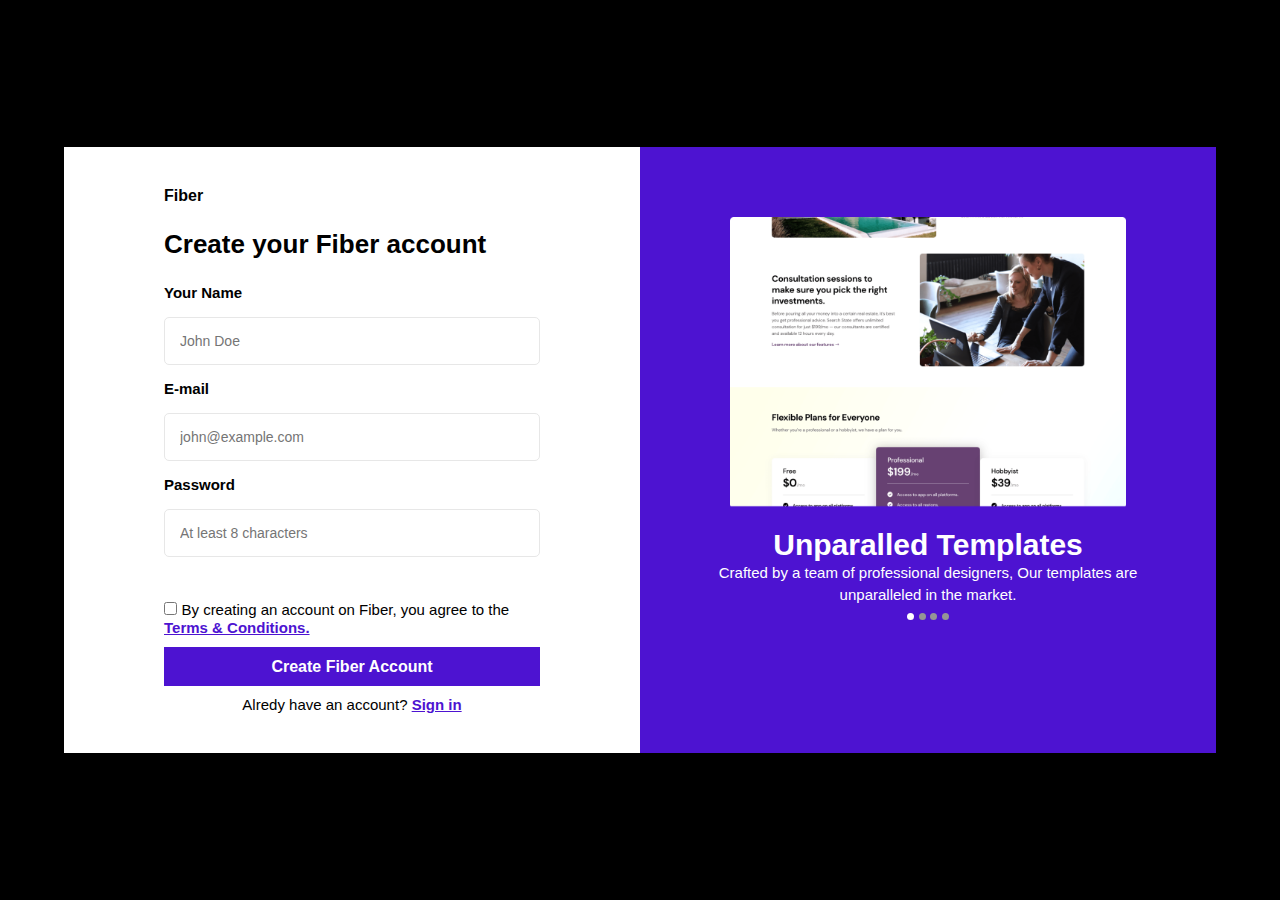
<file: signup.html>
<!DOCTYPE html>
<html lang="en">
     <head>
          <meta charset="UTF-8" />
          <meta http-equiv="X-UA-Compatible" content="IE=edge" />
          <meta
               name="viewport"
               content="width=device-width, initial-scale=1.0"
          />
          <title>Fiber | Sign Up</title>
          <link rel="stylesheet" href="signup.css" type="text/css" />
     </head>
     <body>
          <div class="container">
               <div class="sign-up-left">
                    <h4>Fiber</h4>
                    <h2>Create your Fiber account</h2>
                    <form>
                         <label for="name">Your Name</label>
                         <input
                              type="text"
                              placeholder="John Doe"
                              id="name"
                              required
                              class="input-box"
                         />
                         <label for="email">E-mail</label>
                         <input
                              type="email"
                              placeholder="john@example.com"
                              id="email"
                              required
                              class="input-box"
                         />
                         <label for="password">Password</label>
                         <input
                              type="password"
                              placeholder="At least 8 characters"
                              id="password"
                              required
                              min="8"
                              class="input-box"
                         />
                         <input type="checkbox" id="terms" />
                         <label for="terms"
                              >By creating an account on Fiber, you agree to the
                              <a href="#">Terms & Conditions.</a></label
                         >
                         <button type="submit">
                              Create Fiber Account
                              <span class="arrow">&#x27f6;</span>
                         </button>
                    </form>
                    <p class="sign-in">
                         Alredy have an account?
                         <a href="index.html">Sign in</a>
                    </p>
               </div>
               <div class="sign-up-right">
                    <img src="Assets/Sign Up Image.png" alt="" />
                    <h2>Unparalled Templates</h2>
                    <p>
                         Crafted by a team of professional designers, Our
                         templates are unparalleled in the market.
                    </p>
                    <div class="dots">
                         <span
                              class="dot active"
                              style="background-color: #fff"
                         ></span>
                         <span class="dot"></span>
                         <span class="dot"></span>
                         <span class="dot"></span>
                    </div>
               </div>
          </div>
     </body>
</html>
</file>
<file: signup.css>
* {
     box-sizing: border-box;
     margin: 0;
     padding: 0;
     font-family: "Inter", sans-serif;
}
a {
     color: #4d13d1;
     font-weight: bold;
}
body {
     min-height: 100vh;
     display: flex;
     justify-content: center;
     align-items: center;
     background-color: #000;
}
.container {
     display: flex;
     align-items: stretch;
     justify-content: center;
     width: 90%;
     margin: 20px auto;
}
.sign-up-left {
     background-color: #fff;
     padding: 40px 100px;
     flex-basis: 50%;
     flex-grow: 1;
     background-color: #fff;
}

.sign-up-left h2 {
     margin: 24px 0;
     font-size: 26px;
}

.sign-up-right {
     padding: 70px 40px;
     flex-basis: 50%;
     flex-grow: 1;
     background: #4d13d1;
}
.sign-up-right img {
     width: 80%;
     margin: auto;
     display: block;
}
.input-box {
     width: 100%;
     padding: 15px;
     margin: 15px 0px;
     outline: none;
     font-size: 14px;
     border: 1px solid #e7e7e7;
     border-radius: 5px;
}
input[type="checkbox"] {
     margin-top: 30px;
}
.sign-up-left label {
     font-size: 15px;
     font-weight: bold;
}
label[for="terms"] {
     font-weight: normal;
}
.sign-up-left button {
     width: 100%;
     background: #4d13d1;
     padding: 10px;
     border: 0;
     outline: none;
     font-size: 16px;
     margin-top: 10px;
     cursor: pointer;
     color: #fff;
     font-weight: bold;
     display: flex;
     justify-content: center;
     align-items: center;
     transition: all 0.7s;
}
.sign-up-left button:hover {
     background-color: black;
     font-weight: 500;
}
.sign-up-left button span {
     display: inline-block;
     overflow: hidden;
     width: 0px;
}
.sign-up-left button:hover span {
     width: 30px;
}
.sign-in {
     font-size: 15px;
     margin-top: 10px;
     text-align: center;
}
.sign-up-right h2 {
     text-align: center;
     font-size: 30px;
     color: #fff;
     margin-top: 20px;
}
.sign-up-right p {
     font-size: 15px;
     color: #fff;
     padding-top: 15px 15px 10px 15px;
     text-align: center;
     line-height: 22px;
}
.dots {
     text-align: center;
}
.dots > .dot {
     width: 7px;
     height: 7px;
     border-radius: 50%;
     border: 0;
     background-color: rgb(149, 149, 149);
     display: inline-block;
}
@media screen and (max-width: 786px) {
     .container {
          flex-direction: column;
     }
     .sign-up-left {
          padding: 30px;
     }
}
@media screen and (max-width: 1000px) {
     .sign-up-left {
          padding: 40px;
     }
     .sign-up-right {
          padding: 70px 20px;
     }
}
</file>
